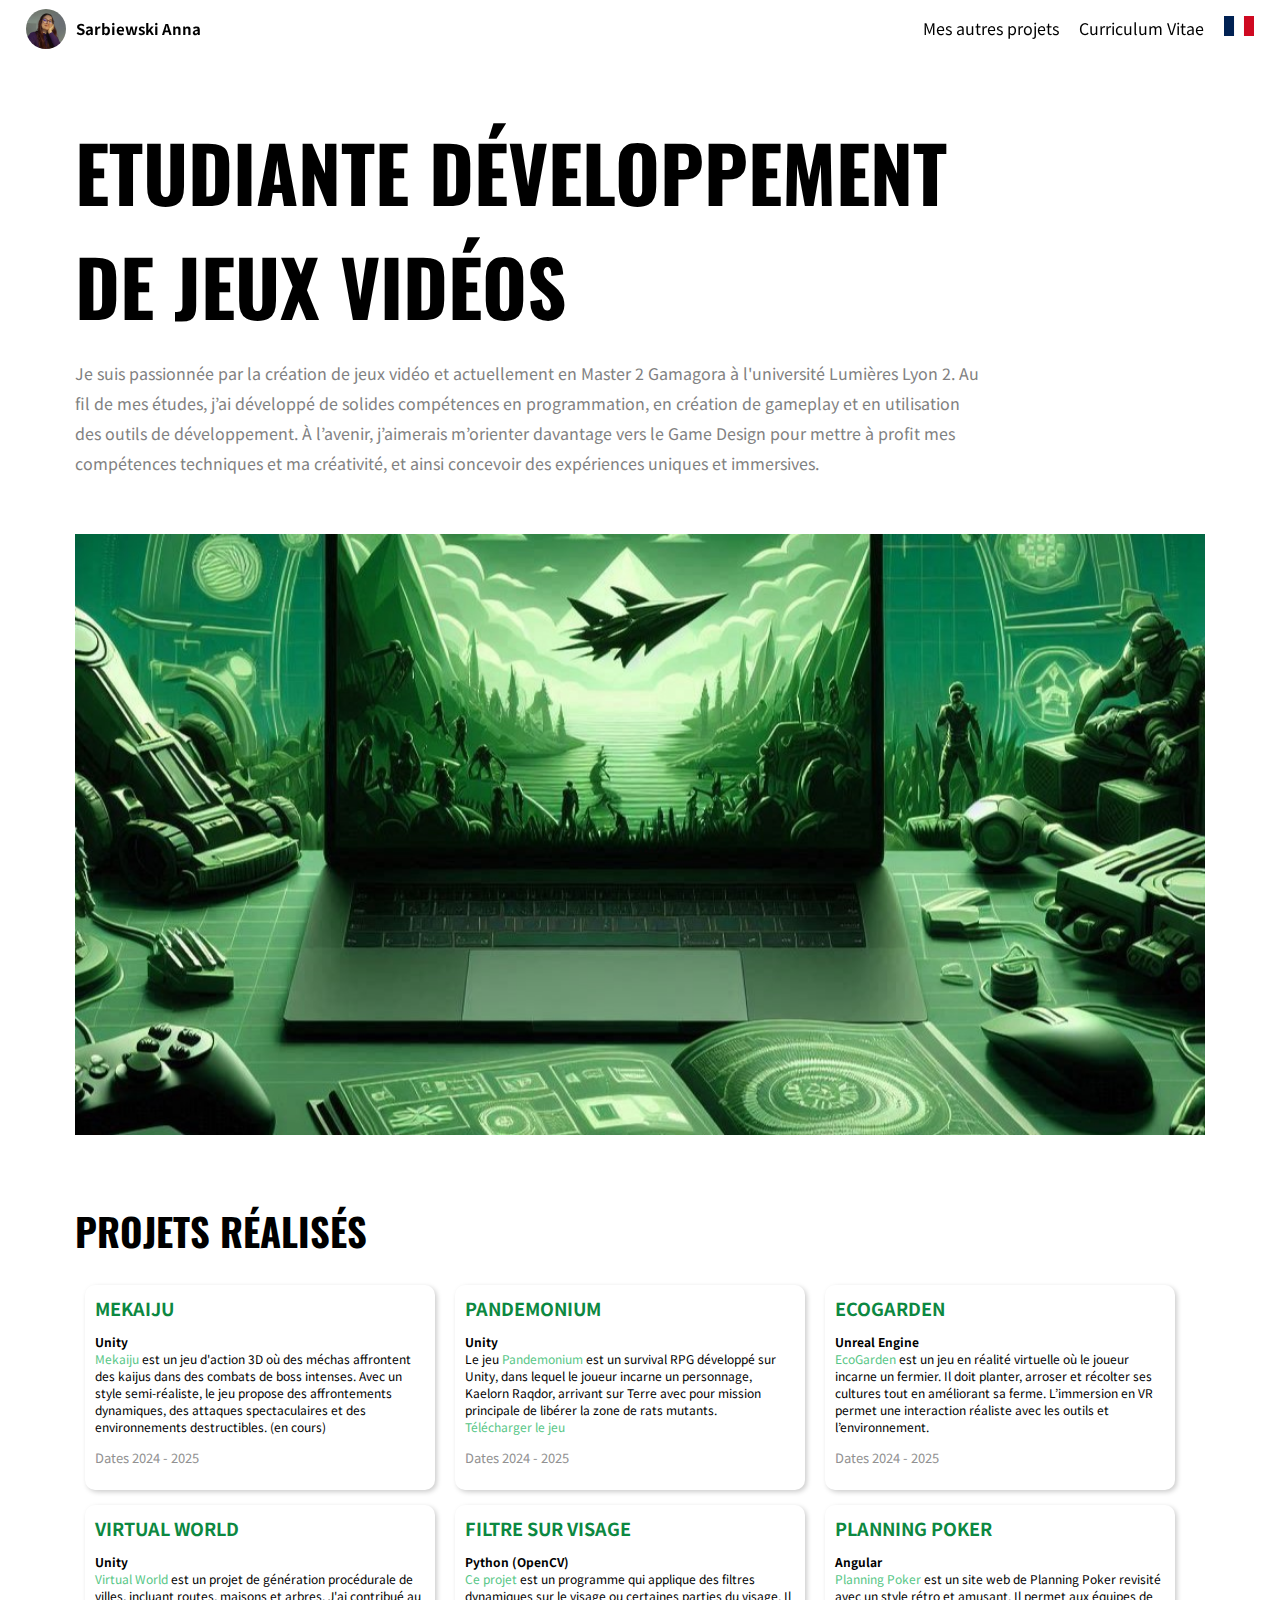
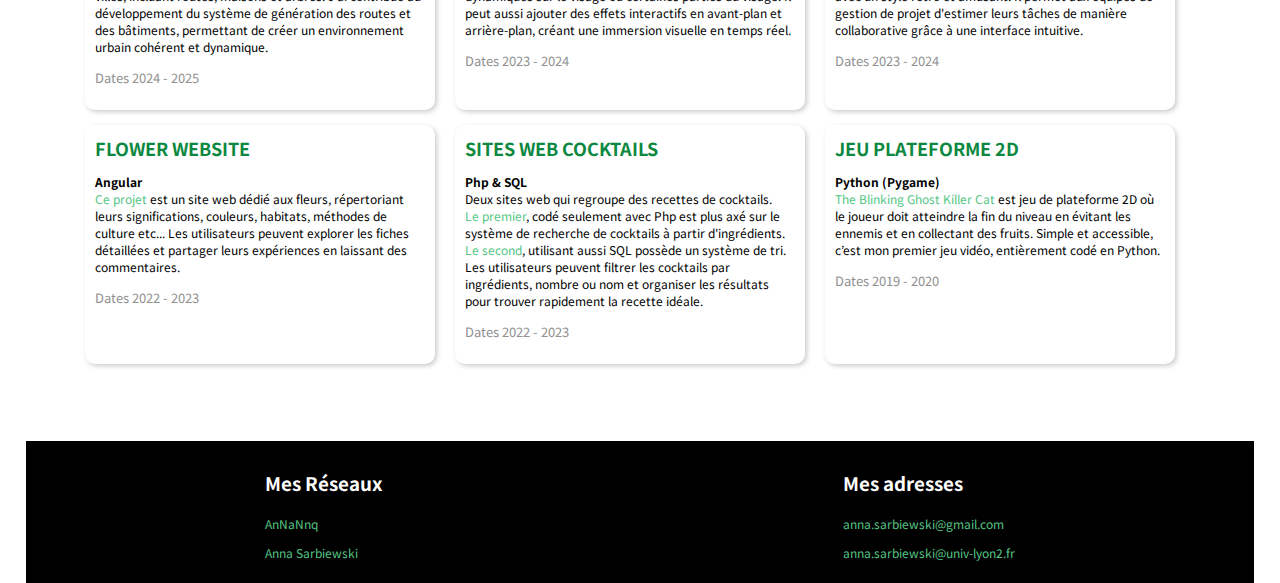
<file: index.html>
<html lang="fr">
<head>
    <meta charset="UTF-8" />
    <meta http-equiv="X-UA-Compatible" content="IE=edge" />
    <meta name="viewport" content="width=device-width, initial-scale=1.0" />
    <link rel="stylesheet" href="index_style.css" />
    <title>
        Sarbiewski Anna
    </title>
</head>
<body>
<nav>
    <div class="profile">
        <img src="./img.jpg" alt="profile photo" />
        <h1>Sarbiewski Anna</h1>
    </div>
    <ul>
        <li> <a href="https://github.com/AnNaNnq?tab=repositories"> Mes autres projets</a></li>
        <li> <a href="./CV-fr.pdf" download="CV-fr.pdf"> Curriculum Vitae </a></li>
        <li class="language-selector" onclick="toggleLanguageDropdown()">
            <img src="./flag_fr.png" alt="Français">
            <div class="language-dropdown" id="language-dropdown">
                <img src="./flag_en.png" alt="English" onclick="changeLanguage('en')">
                <img src="./flag_fr.png" alt="Français" onclick="changeLanguage('fr')">
            </div>
        </li>
    </ul>
</nav>

<script>
    function toggleLanguageDropdown() {
        var dropdown = document.getElementById("language-dropdown");
        dropdown.style.display = dropdown.style.display === "block" ? "none" : "block";
    }

    function changeLanguage(lang) {
        if (lang === "fr") {
            window.location.href = "index.html";
        } else {
            window.location.href = "index-en.html";
        }
    }
</script>

<section class="page-content">
    <header>
        <h1>Etudiante développement de jeux vidéos</h1>
        <p>
            Je suis passionnée par la création de jeux vidéo et actuellement en Master 2 Gamagora à
            l'université Lumières Lyon 2. Au fil de mes études, j’ai développé de solides compétences
            en programmation, en création de gameplay et en utilisation des outils de développement.
            À l’avenir, j’aimerais m’orienter davantage vers le Game Design pour mettre à profit mes
            compétences techniques et ma créativité, et ainsi concevoir des expériences uniques et immersives.
        </p>
    </header>

    <section class="presentation-image">
        <img src="./jeuxvideo.jpg" alt="" />
    </section>

    <section class="projects-section">
        <h1>Projets réalisés</h1>
        <div class="projects">
            <div class="project">
                <h4>Mekaiju</h4>
                <p class="description">
                    <strong> Unity </strong> <br>
                    <a href="https://github.com/AnNaNnq/Mekaiju"> Mekaiju</a> est un jeu d'action 3D où des méchas affrontent
                    des kaijus dans des combats de boss intenses. Avec un style semi-réaliste, le jeu propose des affrontements
                    dynamiques, des attaques spectaculaires et des environnements destructibles. (en cours)
                </p>
                <p class="dates">Dates 2024 - 2025</p>
            </div>
            <div class="project">
                <h4>Pandemonium</h4>
                <p class="description">
                    <strong> Unity </strong> <br>
                    Le jeu <a href="https://github.com/AnNaNnq/Pandemonium">Pandemonium</a> est un survival RPG
                    développé sur Unity, dans lequel le joueur incarne un personnage, Kaelorn Raqdor, arrivant sur Terre
                    avec pour mission principale de libérer la zone de rats mutants. <br>
                    <a href="https://xoletis.itch.io/pandemonium">Télécharger le jeu </a>
                </p>
                <p class="dates">Dates 2024 - 2025</p>
            </div>
            <div class="project">
                <h4>EcoGarden</h4>
                <p class="description">
                    <strong> Unreal Engine </strong> <br>
                    <a href="https://github.com/AnNaNnq/EcoGarden"> EcoGarden</a> est un jeu en réalité virtuelle où le
                    joueur incarne un fermier. Il doit planter, arroser et récolter ses cultures tout en améliorant sa
                    ferme. L’immersion en VR permet une interaction réaliste avec les outils et l’environnement.
                </p>
                <p class="dates">Dates 2024 - 2025</p>
            </div>
            <div class="project">
                <h4>Virtual World</h4>
                <p class="description">
                    <strong> Unity </strong> <br>
                    <a href="https://github.com/AnNaNnq/GAMAGORA-Virtual-World-project"> Virtual World</a> est un projet de
                    génération procédurale de villes, incluant routes, maisons et arbres. J'ai contribué au
                    développement du système de génération des routes et des bâtiments, permettant de créer un
                    environnement urbain cohérent et dynamique.
                </p>
                <p class="dates">Dates 2024 - 2025</p>
            </div>
            <div class="project">
                <h4>Filtre sur Visage</h4>
                <p class="description">
                    <strong> Python (OpenCV) </strong> <br>
                    <a href="https://github.com/AnNaNnq/Projet-Filtres-sur-Visage">Ce projet</a> est un programme qui applique des filtres dynamiques sur le visage ou
                    certaines parties du visage. Il peut aussi ajouter des effets interactifs en avant-plan et
                    arrière-plan, créant une immersion visuelle en temps réel.
                </p>
                <p class="dates">Dates 2023 - 2024</p>
            </div>
            <div class="project">
                <h4>Planning Poker</h4>
                <p class="description">
                    <strong> Angular </strong> <br>
                    <a href="https://github.com/AnNaNnq/planningPokerPP"> Planning Poker</a> est un site web de Planning Poker revisité avec un style rétro et amusant. Il permet aux équipes
                    de gestion de projet d'estimer leurs tâches de manière collaborative grâce à une interface intuitive.
                </p>
                <p class="dates">Dates 2023 - 2024</p>
            </div>
            <div class="project">
                <h4>Flower Website</h4>
                <p class="description">
                    <strong> Angular </strong> <br>
                    <a href="https://github.com/AnNaNnq/Website-Flowers"> Ce projet</a> est un site web dédié aux fleurs, répertoriant leurs significations, couleurs, habitats, méthodes
                    de culture etc... Les utilisateurs peuvent explorer les fiches détaillées et partager leurs expériences
                    en laissant des commentaires.
                </p>
                <p class="dates">Dates 2022 - 2023</p>
            </div>
            <div class="project">
                <h4>Sites Web Cocktails</h4>
                <p class="description">
                    <strong> Php & SQL </strong> <br>
                    Deux sites web qui regroupe des recettes de cocktails. <br>
                    <a href="https://github.com/AnNaNnq/Cocktails-Php"> Le premier</a>, codé seulement avec Php est plus axé sur le système de recherche de cocktails à partir d'ingrédients. <br>
                    <a href="https://github.com/AnNaNnq/Cocktails-Php-Sql"> Le second</a>, utilisant aussi SQL possède un système de tri. Les utilisateurs peuvent filtrer les cocktails par ingrédients, nombre ou nom et organiser les résultats pour trouver rapidement la recette idéale.
                </p>
                <p class="dates">Dates 2022 - 2023</p>
            </div>
            <div class="project">
                <h4>Jeu Plateforme 2D</h4>
                <p class="description">
                    <strong> Python (Pygame) </strong> <br>
                    <a href="https://github.com/AnNaNnq/The-Blinking-Ghost-Killer-Cat"> The Blinking Ghost Killer Cat </a> est jeu de plateforme 2D où le joueur doit atteindre la fin du niveau
                    en évitant les ennemis et en collectant des fruits. Simple et accessible, c’est
                    mon premier jeu vidéo, entièrement codé en Python.
                </p>
                <p class="dates">Dates 2019 - 2020 </p>
            </div>
        </div>
    </section>
</section>

<footer>
    <div class="colonne">
        <h3>Mes Réseaux</h3>
        <p><i class="fa fa-github"></i> <a href="https://github.com/AnNaNnq"> AnNaNnq</a></p>
        <p><i class="fa fa-linkedin-square"></i> <a href="https://www.linkedin.com/in/anna-sarbiewski-333684251/"> Anna Sarbiewski</a></p>
    </div>
    <div class="colonne">
        <h3>Mes adresses</h3>
        <p>anna.sarbiewski@gmail.com</p>
        <p>anna.sarbiewski@univ-lyon2.fr</p>
    </div>
</footer>
</body>
</file>
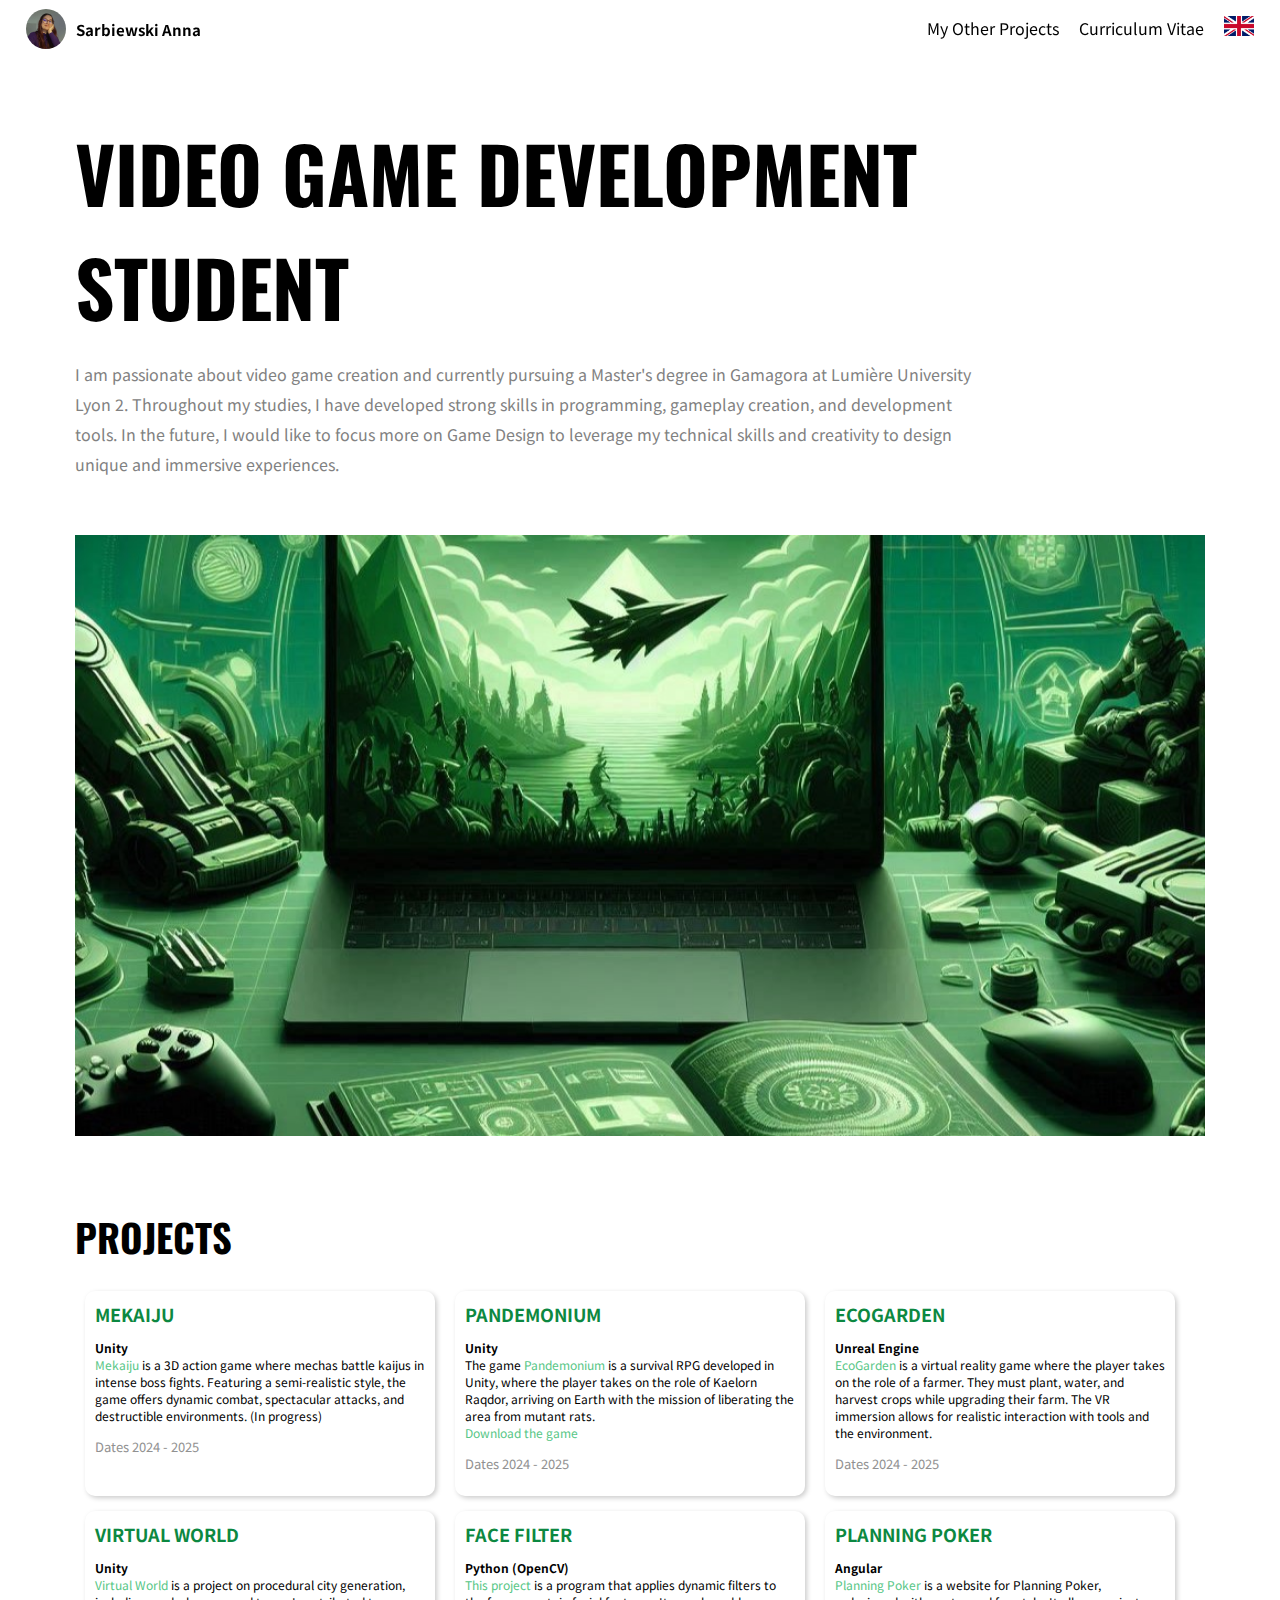
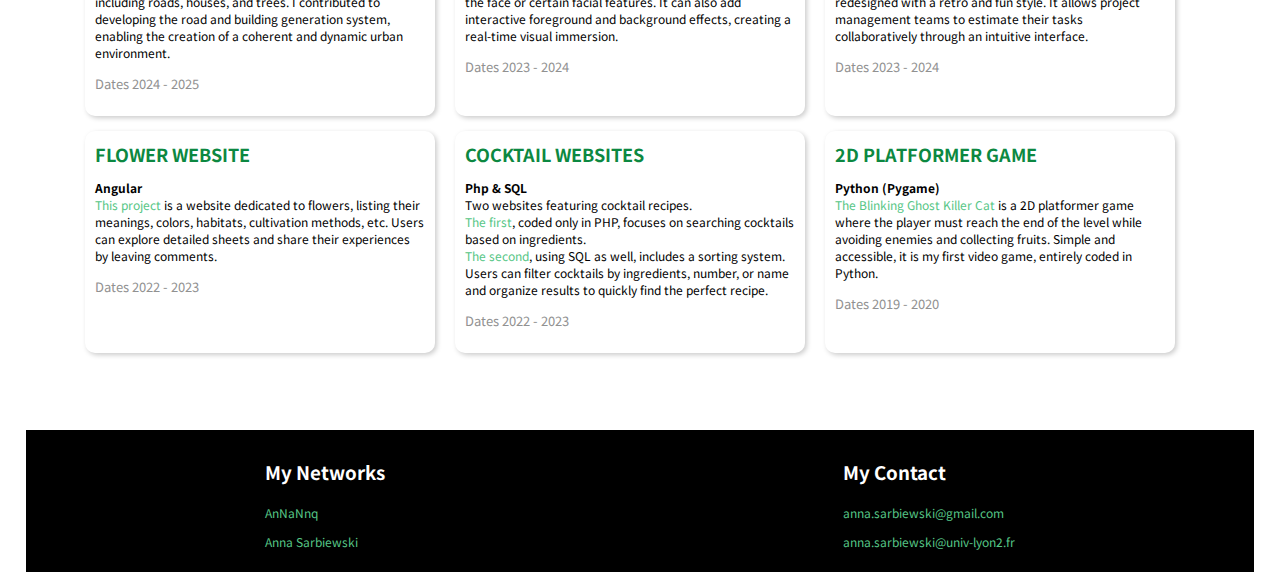
<file: index-en.html>
<!DOCTYPE html>
<html lang="en">
<head>
    <meta charset="UTF-8" />
    <meta http-equiv="X-UA-Compatible" content="IE=edge" />
    <meta name="viewport" content="width=device-width, initial-scale=1.0" />
    <link rel="stylesheet" href="index_style.css" />
    <title>
        Sarbiewski Anna
    </title>
</head>
<body>
<nav>
    <div class="profile">
        <img src="./img.jpg" alt="profile photo" />
        <h1>Sarbiewski Anna</h1>
    </div>
    <ul>
        <li> <a href="https://github.com/AnNaNnq?tab=repositories"> My Other Projects</a></li>
        <li> <a href="./CV-en.pdf" download="CV-en.pdf"> Curriculum Vitae </a></li>
        <li class="language-selector" onclick="toggleLanguageDropdown()">
            <img src="./flag_en.png" alt="English">
            <div class="language-dropdown" id="language-dropdown">
                <img src="./flag_en.png" alt="English" onclick="changeLanguage('en')">
                <img src="./flag_fr.png" alt="Français" onclick="changeLanguage('fr')">
            </div>
        </li>
    </ul>
</nav>

<script>
    function toggleLanguageDropdown() {
        var dropdown = document.getElementById("language-dropdown");
        dropdown.style.display = dropdown.style.display === "block" ? "none" : "block";
    }

    function changeLanguage(lang) {
        if (lang === "fr") {
            window.location.href = "index.html";
        } else {
            window.location.href = "index-en.html";
        }
    }
</script>

<section class="page-content">
    <header>
        <h1>Video Game Development Student</h1>
        <p>
            I am passionate about video game creation and currently pursuing a Master's degree in Gamagora at
            Lumière University Lyon 2. Throughout my studies, I have developed strong skills in programming, gameplay creation,
            and development tools. In the future, I would like to focus more on Game Design to leverage my
            technical skills and creativity to design unique and immersive experiences.
        </p>
    </header>

    <section class="presentation-image">
        <img src="./jeuxvideo.jpg" alt="" />
    </section>

    <section class="projects-section">
        <h1>Projects</h1>
        <div class="projects">
            <div class="project">
                <h4>Mekaiju</h4>
                <p class="description">
                    <strong> Unity </strong> <br>
                    <a href="https://github.com/AnNaNnq/Mekaiju"> Mekaiju</a> is a 3D action game where mechas battle
                    kaijus in intense boss fights. Featuring a semi-realistic style, the game offers dynamic combat,
                    spectacular attacks, and destructible environments. (In progress)
                </p>
                <p class="dates">Dates 2024 - 2025</p>
            </div>
            <div class="project">
                <h4>Pandemonium</h4>
                <p class="description">
                    <strong> Unity </strong> <br>
                    The game <a href="https://github.com/AnNaNnq/Pandemonium">Pandemonium</a> is a survival RPG
                    developed in Unity, where the player takes on the role of Kaelorn Raqdor, arriving on Earth
                    with the mission of liberating the area from mutant rats. <br>
                    <a href="https://xoletis.itch.io/pandemonium">Download the game </a>
                </p>
                <p class="dates">Dates 2024 - 2025</p>
            </div>
            <div class="project">
                <h4>EcoGarden</h4>
                <p class="description">
                    <strong> Unreal Engine </strong> <br>
                    <a href="https://github.com/AnNaNnq/EcoGarden"> EcoGarden</a> is a virtual reality game where the
                    player takes on the role of a farmer. They must plant, water, and harvest crops while upgrading
                    their farm. The VR immersion allows for realistic interaction with tools and the environment.
                </p>
                <p class="dates">Dates 2024 - 2025</p>
            </div>
            <div class="project">
                <h4>Virtual World</h4>
                <p class="description">
                    <strong> Unity </strong> <br>
                    <a href="https://github.com/AnNaNnq/GAMAGORA-Virtual-World-project"> Virtual World</a> is a project on
                    procedural city generation, including roads, houses, and trees. I contributed to
                    developing the road and building generation system, enabling the creation of a
                    coherent and dynamic urban environment.
                </p>
                <p class="dates">Dates 2024 - 2025</p>
            </div>
            <div class="project">
                <h4>Face Filter</h4>
                <p class="description">
                    <strong> Python (OpenCV) </strong> <br>
                    <a href="https://github.com/AnNaNnq/Projet-Filtres-sur-Visage">This project</a> is a program that applies dynamic filters to the face or
                    certain facial features. It can also add interactive foreground and
                    background effects, creating a real-time visual immersion.
                </p>
                <p class="dates">Dates 2023 - 2024</p>
            </div>
            <div class="project">
                <h4>Planning Poker</h4>
                <p class="description">
                    <strong> Angular </strong> <br>
                    <a href="https://github.com/AnNaNnq/planningPokerPP"> Planning Poker</a> is a website for Planning Poker, redesigned with a retro and fun style. It allows project management teams
                    to estimate their tasks collaboratively through an intuitive interface.
                </p>
                <p class="dates">Dates 2023 - 2024</p>
            </div>
            <div class="project">
                <h4>Flower Website</h4>
                <p class="description">
                    <strong> Angular </strong> <br>
                    <a href="https://github.com/AnNaNnq/Website-Flowers"> This project</a> is a website dedicated to flowers, listing their meanings, colors, habitats, cultivation methods, etc.
                    Users can explore detailed sheets and share their experiences by leaving comments.
                </p>
                <p class="dates">Dates 2022 - 2023</p>
            </div>
            <div class="project">
                <h4>Cocktail Websites</h4>
                <p class="description">
                    <strong> Php & SQL </strong> <br>
                    Two websites featuring cocktail recipes. <br>
                    <a href="https://github.com/AnNaNnq/Cocktails-Php"> The first</a>, coded only in PHP, focuses on searching cocktails based on ingredients. <br>
                    <a href="https://github.com/AnNaNnq/Cocktails-Php-Sql"> The second</a>, using SQL as well, includes a sorting system. Users can filter cocktails by ingredients, number, or name and organize results to quickly find the perfect recipe.
                </p>
                <p class="dates">Dates 2022 - 2023</p>
            </div>
            <div class="project">
                <h4>2D Platformer Game</h4>
                <p class="description">
                    <strong> Python (Pygame) </strong> <br>
                    <a href="https://github.com/AnNaNnq/The-Blinking-Ghost-Killer-Cat"> The Blinking Ghost Killer Cat </a> is a 2D platformer game where the player must reach the end of the level while avoiding enemies and collecting fruits.
                    Simple and accessible, it is my first video game, entirely coded in Python.
                </p>
                <p class="dates">Dates 2019 - 2020</p>
            </div>
        </div>
    </section>
</section>

<footer>
    <div class="colonne">
        <h3>My Networks</h3>
        <p><i class="fa fa-github"></i> <a href="https://github.com/AnNaNnq"> AnNaNnq</a></p>
        <p><i class="fa fa-linkedin-square"></i> <a href="https://www.linkedin.com/in/anna-sarbiewski-333684251/"> Anna Sarbiewski</a></p>
    </div>
    <div class="colonne">
        <h3>My Contact</h3>
        <p>anna.sarbiewski@gmail.com</p>
        <p>anna.sarbiewski@univ-lyon2.fr</p>
    </div>
</footer>
</body>
</html>
</file>
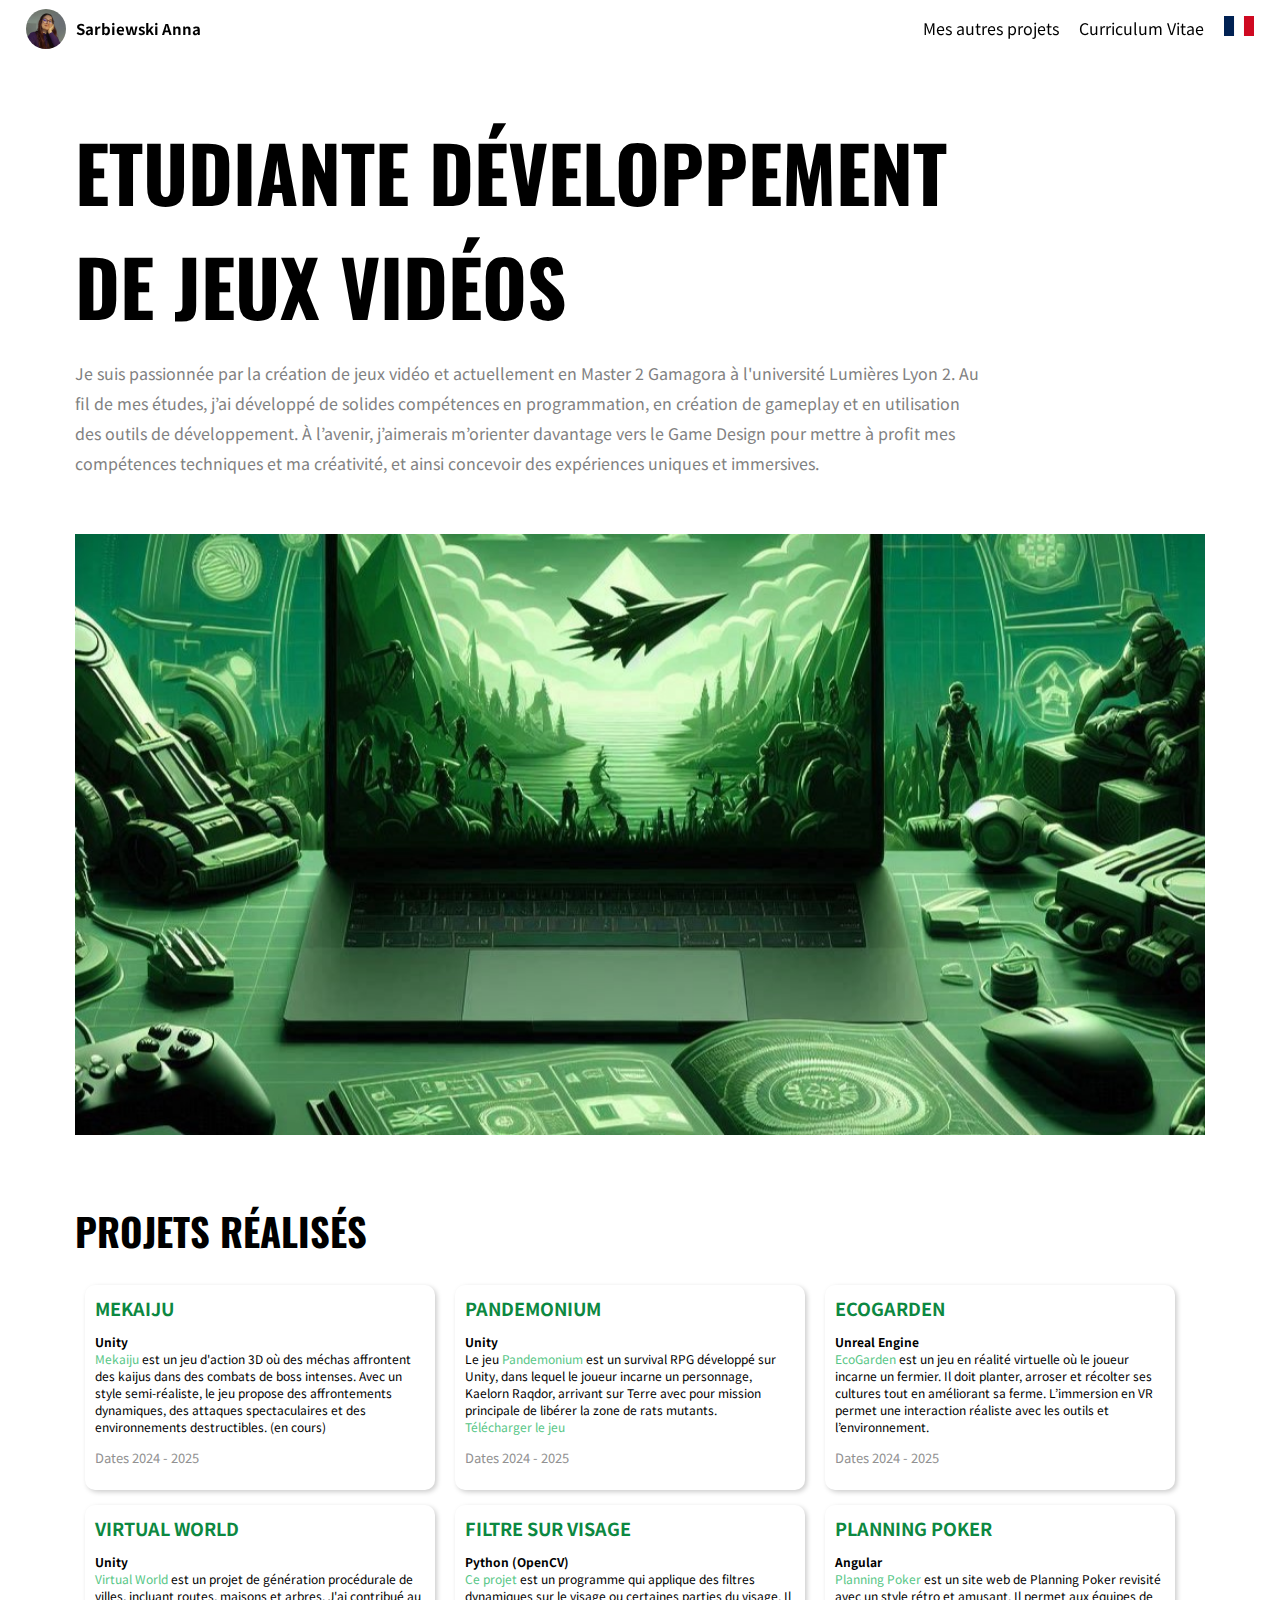
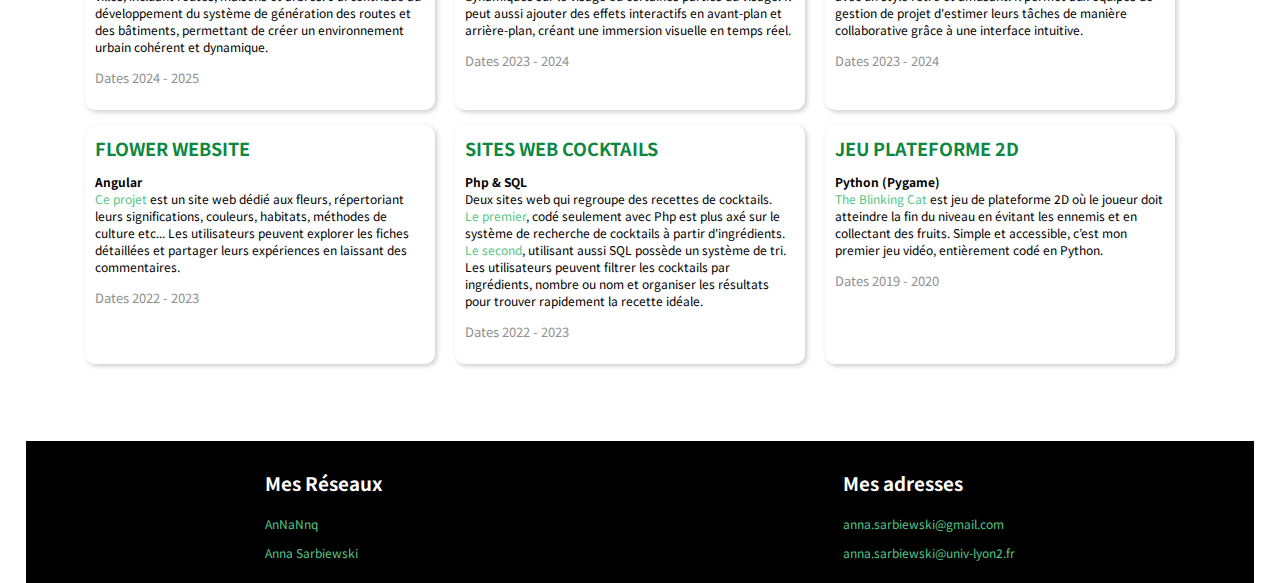
<file: index-fr.html>
<html lang="fr">
<head>
    <meta charset="UTF-8" />
    <meta http-equiv="X-UA-Compatible" content="IE=edge" />
    <meta name="viewport" content="width=device-width, initial-scale=1.0" />
    <link rel="stylesheet" href="index_style.css" />
    <title>
        Sarbiewski Anna
    </title>
</head>
<body>
<nav>
    <div class="profile">
        <img src="./img.jpg" alt="profile photo" />
        <h1>Sarbiewski Anna</h1>
    </div>
    <ul>
        <li> <a href="https://github.com/AnNaNnq?tab=repositories"> Mes autres projets</a></li>
        <li> <a href="./CV-fr.pdf" download="CV-fr.pdf"> Curriculum Vitae </a></li>
        <li class="language-selector" onclick="toggleLanguageDropdown()">
            <img src="./flag_fr.png" alt="Français">
            <div class="language-dropdown" id="language-dropdown">
                <img src="./flag_en.png" alt="English" onclick="changeLanguage('en')">
                <img src="./flag_fr.png" alt="Français" onclick="changeLanguage('fr')">
            </div>
        </li>
    </ul>
</nav>

<script>
    function toggleLanguageDropdown() {
        var dropdown = document.getElementById("language-dropdown");
        dropdown.style.display = dropdown.style.display === "block" ? "none" : "block";
    }

    function changeLanguage(lang) {
        if (lang === "fr") {
            window.location.href = "index-fr.html";
        } else {
            window.location.href = "index-en.html";
        }
    }
</script>

<section class="page-content">
    <header>
        <h1>Etudiante développement de jeux vidéos</h1>
        <p>
            Je suis passionnée par la création de jeux vidéo et actuellement en Master 2 Gamagora à
            l'université Lumières Lyon 2. Au fil de mes études, j’ai développé de solides compétences
            en programmation, en création de gameplay et en utilisation des outils de développement.
            À l’avenir, j’aimerais m’orienter davantage vers le Game Design pour mettre à profit mes
            compétences techniques et ma créativité, et ainsi concevoir des expériences uniques et immersives.
        </p>
    </header>

    <section class="presentation-image">
        <img src="./jeuxvideo.jpg" alt="" />
    </section>

    <section class="projects-section">
        <h1>Projets réalisés</h1>
        <div class="projects">
            <div class="project">
                <h4>Mekaiju</h4>
                <p class="description">
                    <strong> Unity </strong> <br>
                    <a href="https://github.com/AnNaNnq/Mekaiju"> Mekaiju</a> est un jeu d'action 3D où des méchas affrontent
                    des kaijus dans des combats de boss intenses. Avec un style semi-réaliste, le jeu propose des affrontements
                    dynamiques, des attaques spectaculaires et des environnements destructibles. (en cours)
                </p>
                <p class="dates">Dates 2024 - 2025</p>
            </div>
            <div class="project">
                <h4>Pandemonium</h4>
                <p class="description">
                    <strong> Unity </strong> <br>
                    Le jeu <a href="https://github.com/AnNaNnq/Pandemonium">Pandemonium</a> est un survival RPG
                    développé sur Unity, dans lequel le joueur incarne un personnage, Kaelorn Raqdor, arrivant sur Terre
                    avec pour mission principale de libérer la zone de rats mutants. <br>
                    <a href="https://xoletis.itch.io/pandemonium">Télécharger le jeu </a>
                </p>
                <p class="dates">Dates 2024 - 2025</p>
            </div>
            <div class="project">
                <h4>EcoGarden</h4>
                <p class="description">
                    <strong> Unreal Engine </strong> <br>
                    <a href="https://github.com/AnNaNnq/EcoGarden"> EcoGarden</a> est un jeu en réalité virtuelle où le
                    joueur incarne un fermier. Il doit planter, arroser et récolter ses cultures tout en améliorant sa
                    ferme. L’immersion en VR permet une interaction réaliste avec les outils et l’environnement.
                </p>
                <p class="dates">Dates 2024 - 2025</p>
            </div>
            <div class="project">
                <h4>Virtual World</h4>
                <p class="description">
                    <strong> Unity </strong> <br>
                    <a href="https://github.com/AnNaNnq/GAMAGORA-Virtual-World-project"> Virtual World</a> est un projet de
                    génération procédurale de villes, incluant routes, maisons et arbres. J'ai contribué au
                    développement du système de génération des routes et des bâtiments, permettant de créer un
                    environnement urbain cohérent et dynamique.
                </p>
                <p class="dates">Dates 2024 - 2025</p>
            </div>
            <div class="project">
                <h4>Filtre sur Visage</h4>
                <p class="description">
                    <strong> Python (OpenCV) </strong> <br>
                    <a href="https://github.com/AnNaNnq/Projet-Filtres-sur-Visage">Ce projet</a> est un programme qui applique des filtres dynamiques sur le visage ou
                    certaines parties du visage. Il peut aussi ajouter des effets interactifs en avant-plan et
                    arrière-plan, créant une immersion visuelle en temps réel.
                </p>
                <p class="dates">Dates 2023 - 2024</p>
            </div>
            <div class="project">
                <h4>Planning Poker</h4>
                <p class="description">
                    <strong> Angular </strong> <br>
                    <a href="https://github.com/AnNaNnq/planningPokerPP"> Planning Poker</a> est un site web de Planning Poker revisité avec un style rétro et amusant. Il permet aux équipes
                    de gestion de projet d'estimer leurs tâches de manière collaborative grâce à une interface intuitive.
                </p>
                <p class="dates">Dates 2023 - 2024</p>
            </div>
            <div class="project">
                <h4>Flower Website</h4>
                <p class="description">
                    <strong> Angular </strong> <br>
                    <a href="https://github.com/AnNaNnq/Website-Flowers"> Ce projet</a> est un site web dédié aux fleurs, répertoriant leurs significations, couleurs, habitats, méthodes
                    de culture etc... Les utilisateurs peuvent explorer les fiches détaillées et partager leurs expériences
                    en laissant des commentaires.
                </p>
                <p class="dates">Dates 2022 - 2023</p>
            </div>
            <div class="project">
                <h4>Sites Web Cocktails</h4>
                <p class="description">
                    <strong> Php & SQL </strong> <br>
                    Deux sites web qui regroupe des recettes de cocktails. <br>
                    <a href="https://github.com/AnNaNnq/Cocktails-Php"> Le premier</a>, codé seulement avec Php est plus axé sur le système de recherche de cocktails à partir d'ingrédients. <br>
                    <a href="https://github.com/AnNaNnq/Cocktails-Php-Sql"> Le second</a>, utilisant aussi SQL possède un système de tri. Les utilisateurs peuvent filtrer les cocktails par ingrédients, nombre ou nom et organiser les résultats pour trouver rapidement la recette idéale.
                </p>
                <p class="dates">Dates 2022 - 2023</p>
            </div>
            <div class="project">
                <h4>Jeu Plateforme 2D</h4>
                <p class="description">
                    <strong> Python (Pygame) </strong> <br>
                    <a href=""> The Blinking Cat </a> est jeu de plateforme 2D où le joueur doit atteindre la fin du niveau
                    en évitant les ennemis et en collectant des fruits. Simple et accessible, c’est
                    mon premier jeu vidéo, entièrement codé en Python.
                </p>
                <p class="dates">Dates 2019 - 2020 </p>
            </div>
        </div>
    </section>
</section>

<footer>
    <div class="colonne">
        <h3>Mes Réseaux</h3>
        <p><i class="fa fa-github"></i> <a href="https://github.com/AnNaNnq"> AnNaNnq</a></p>
        <p><i class="fa fa-linkedin-square"></i> <a href="https://www.linkedin.com/in/anna-sarbiewski-333684251/"> Anna Sarbiewski</a></p>
    </div>
    <div class="colonne">
        <h3>Mes adresses</h3>
        <p>anna.sarbiewski@gmail.com</p>
        <p>anna.sarbiewski@univ-lyon2.fr</p>
    </div>
</footer>
</body>
</file>
<file: index_style.css>
@import url('https://fonts.googleapis.com/css2?family=Noto+Sans+JP:wght@300;400&family=Oswald:wght@300&display=swap');

body {
    font-family: 'Noto Sans JP', sans-serif;
    padding: 0 2%;
    margin: 0;
}

nav {
    display: flex;
    flex-wrap: wrap;
    justify-content: space-between;
    align-items: center;
    background-color: white;
    position: sticky;
    top: 0;
}
nav .profile {
    display: flex;
    align-items: center;
}
nav .profile img {
    width: 40px;
    height: 40px;
    border-radius: 50%;
}
nav .profile h1 {
    margin-left: 10px;
    font-size: 15px;
}
nav ul {
    display: flex;
    list-style-type: none;
}
nav ul li {
    margin-left: 20px;
    cursor: pointer;
    border-bottom: 1px solid #fff;
}
nav ul li:hover {
    border-bottom-color: #000;
}

.page-content {
    margin: 4%;
}
.page-content header {
    margin-top: 5%;
    max-width: 80%;
}

.page-content header h1 {
    margin: 0;
    text-transform: uppercase;
    font-family: 'Oswald', sans-serif;
    font-size: 6vw;
}

.page-content header p {
    line-height: 30px;
    color: #818181;
}

.page-content header button {
    background-color: inherit;
    border: none;
    outline: none;
    padding: 0;
    font-size: 15px;
    font-weight: bold;
    padding-bottom: 5px;
    border-bottom: 1px solid #ccc;
    cursor: pointer;
}

.page-content header button:hover {
    color: #ccc;
    border-bottom-color: #000;
}

.page-content .presentation-image {
    margin-top: 5%;
}

.page-content .presentation-image img {
    max-width: 100%;
    height: auto;
}

.page-content .projects-section {
    margin-top: 6%;
}

.page-content .projects-section h1 {
    font-family: 'Oswald', sans-serif;
    text-transform: uppercase;
    font-size: 3vw;
}

.page-content .projects-section .projects {
    display: flex;
    flex-wrap: wrap;
    justify-content: center;
}
.page-content .projects-section .project {
    margin-right: 20px;
    max-width: 330px;
    border-radius: 10px;
    padding: 10px;
    margin-bottom: 15px;
    box-shadow: 2px 2px 5px #ccc;
}
.page-content .projects-section .project h4 {
    margin: 0;
    color: #0c8841;
    text-transform: uppercase;
    font-size: large;
}
.page-content .projects-section .project .description {
    font-size: 12px;
}
.page-content .projects-section .project .dates {
    font-size: 13px;
    color: rgb(145, 145, 145);
}

footer {
    margin-top: 5%;
    display: flex;
    flex-wrap: wrap;
    justify-content: space-around;
    padding: 10px;
    background-color: #000;
    color: white;
}
footer .colonne p, .description a {
    font-size: 12px;
    color: #56c686;
    cursor: pointer;
    text-decoration: none;
}

a {
    cursor: pointer;
    text-decoration: none;
    color: inherit;
}

footer .colonne p:hover {
    color: #fff;
}

.presentation-image img {
    width: 100%;
}

.language-selector {
    position: relative;
    display: inline-block;
    cursor: pointer;
}
.language-selector img {
    width: 30px;
    height: 20px;
}
.language-dropdown {
    display: none;
    position: absolute;
    background-color: white;
    box-shadow: 0px 4px 8px rgba(0, 0, 0, 0.1);
    border-radius: 5px;
    overflow: hidden;
}
.language-dropdown img {
    display: block;
    width: 30px;
    height: 20px;
    padding: 5px;
}
.language-dropdown img:hover {
    background-color: #f1f1f1;
}

@media screen and (max-width: 700px) {
    nav {
        justify-content: center;
    }
    nav ul {
        display: none;
    }

    .page-content header {
        margin-top: 10%;
        max-width: 100%;
    }
    .page-content .projects-section {
        margin-top: 15%;
    }
    .page-content .projects-section h1 {
        font-size: 1.5em;
    }
    .page-content .projects-section .project {
        margin-right: 0;
        margin-bottom: 20px;
        max-width: 100%;
    }
    .page-content .projects-section .project .description {
        font-size: 13px;
    }

    footer {
        justify-content: flex-start;
    }
    footer .column {
        width: 80%;
    }
}
</file>
